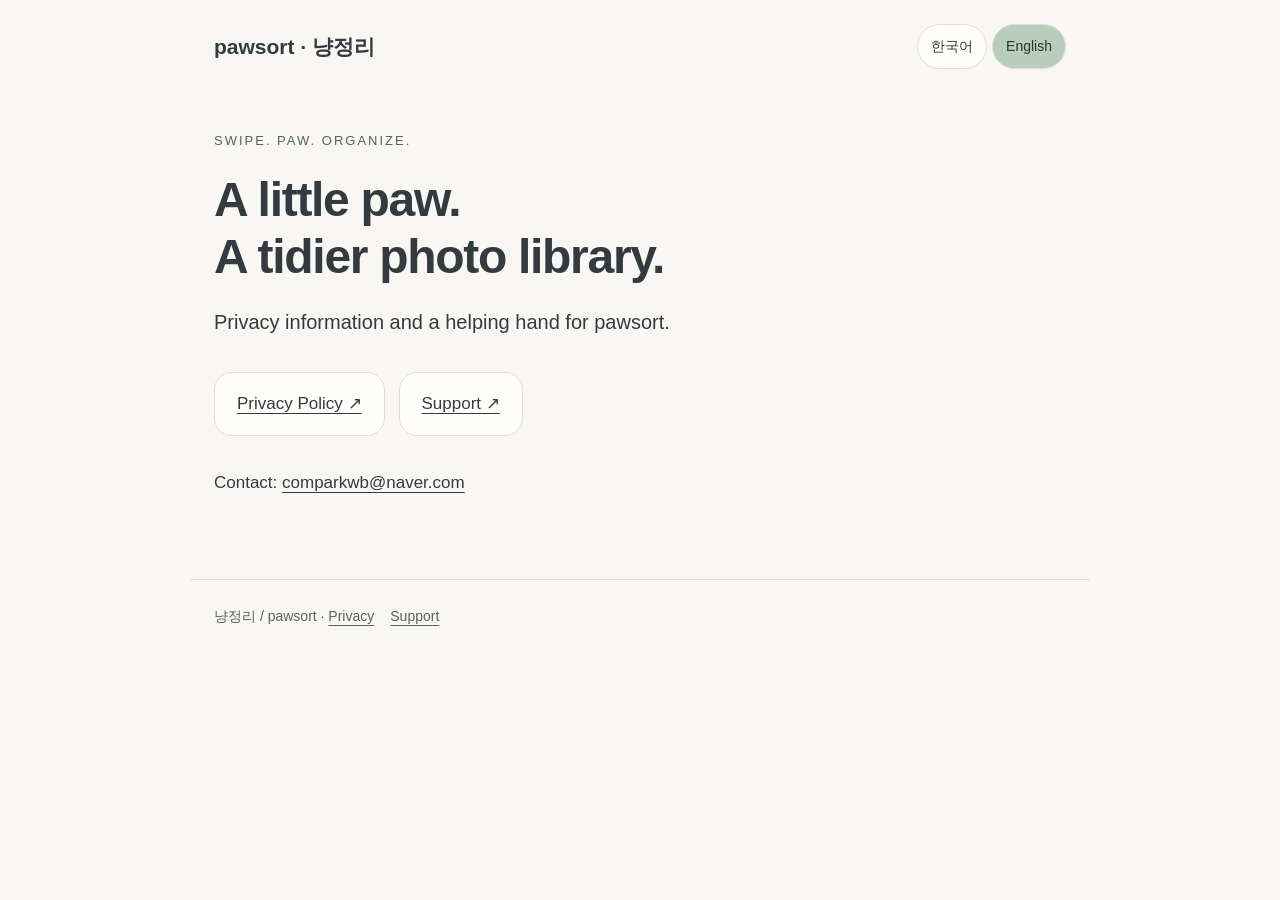
<file: index.html>
<!doctype html>
<html lang="ko"><head><meta charset="utf-8"><meta name="viewport" content="width=device-width,initial-scale=1"><meta name="description" content="냥정리 / pawsort — 개인정보처리방침과 고객지원. Privacy and support for pawsort."><meta name="referrer" content="strict-origin-when-cross-origin"><title>냥정리 · pawsort</title><link rel="stylesheet" href="site.css"><script src="site.js" defer></script></head>
<body><a class="skip" href="#main">본문 / Skip to content</a><header><a class="brand" href="index.html" data-local>pawsort · 냥정리</a><nav aria-label="Language"><div class="language-controls"><button type="button" data-set-lang="ko" aria-pressed="true">한국어</button><button type="button" data-set-lang="en" aria-pressed="false">English</button></div></nav></header>
<main id="main"><p class="eyebrow">Swipe. Paw. Organize.</p><section data-lang="ko" lang="ko"><h1>사진 정리가<br>귀여워지는 순간.</h1><p class="lead">냥정리의 개인정보 안내와 도움이 필요한 순간을 위한 공간입니다.</p><div class="links"><a href="privacy.html" data-local>개인정보처리방침 ↗</a><a href="support.html" data-local>고객지원 ↗</a></div><p>문의: <a href="mailto:comparkwb@naver.com">comparkwb@naver.com</a></p></section>
<section data-lang="en" lang="en"><h1>A little paw.<br>A tidier photo library.</h1><p class="lead">Privacy information and a helping hand for pawsort.</p><div class="links"><a href="privacy.html" data-local>Privacy Policy ↗</a><a href="support.html" data-local>Support ↗</a></div><p>Contact: <a href="mailto:comparkwb@naver.com">comparkwb@naver.com</a></p></section></main><footer>냥정리 / pawsort · <a href="privacy.html" data-local>Privacy</a><a href="support.html" data-local>Support</a></footer></body></html>
</file>
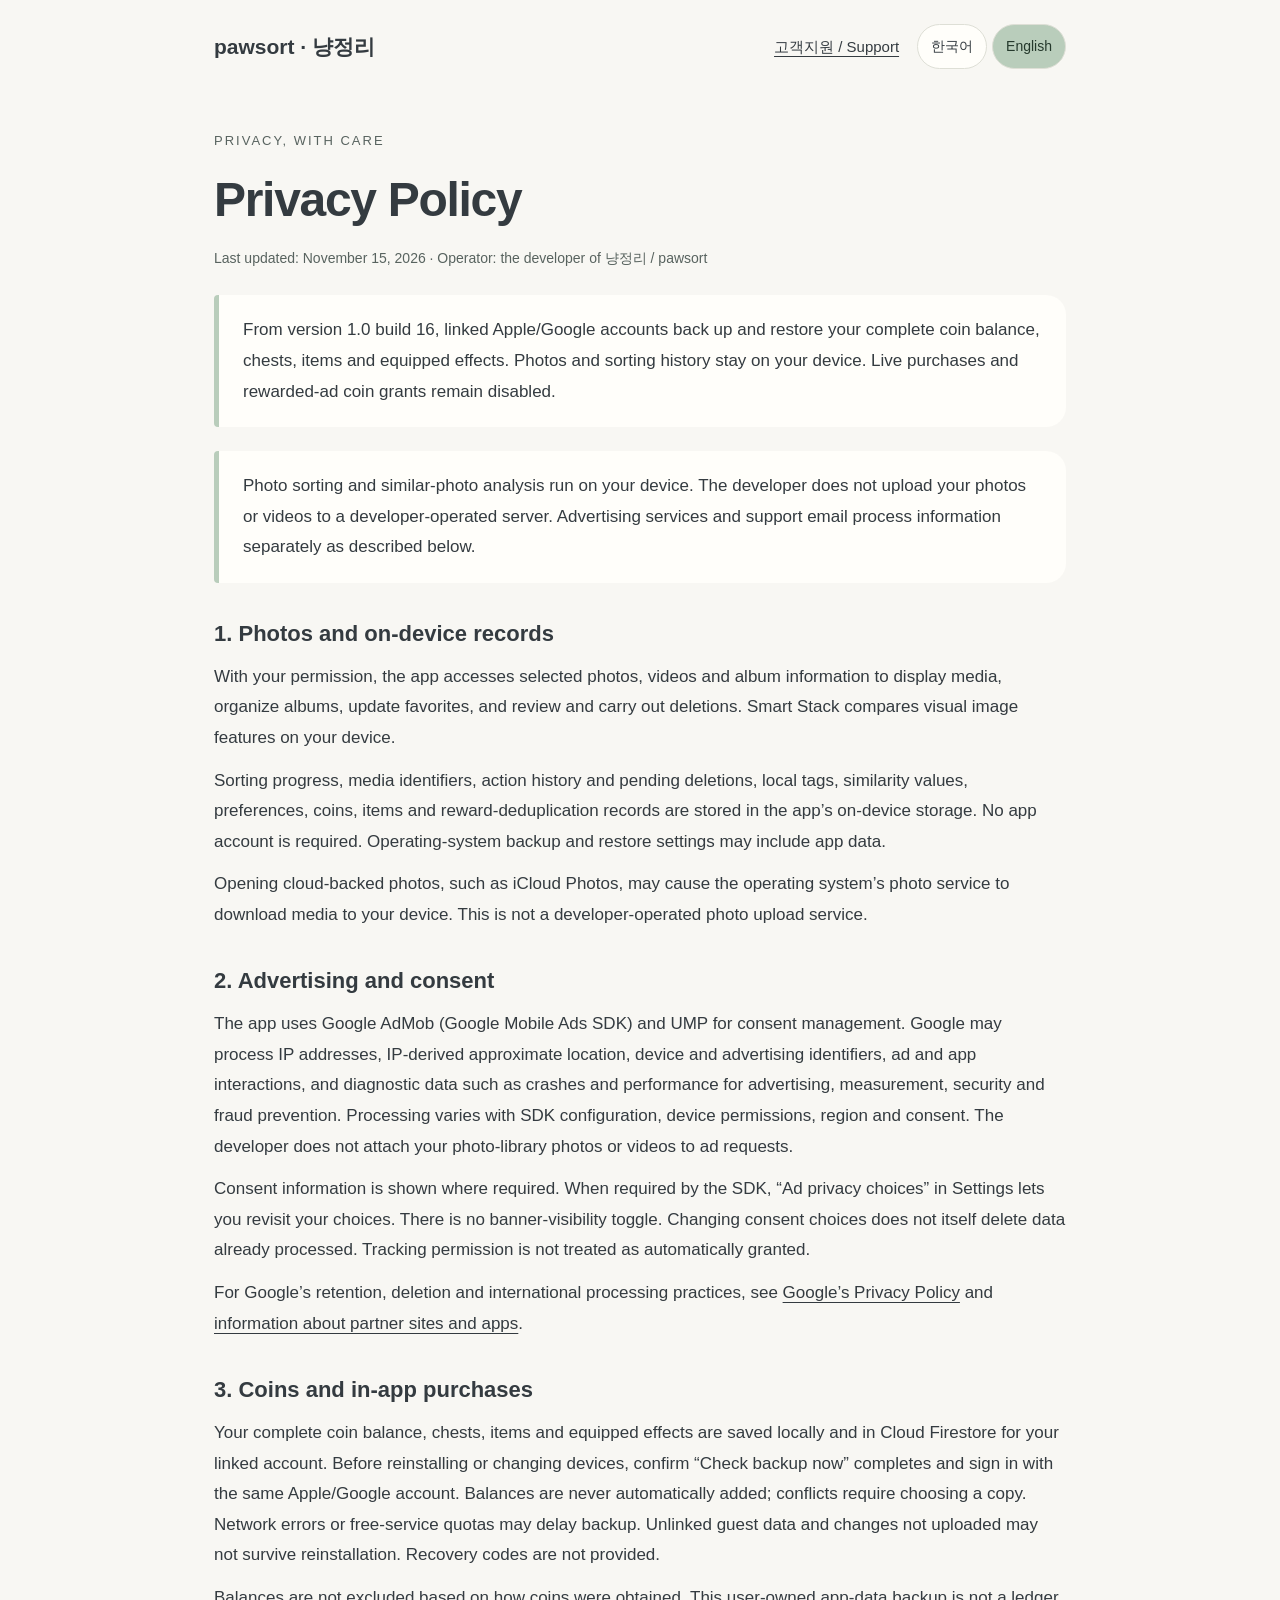
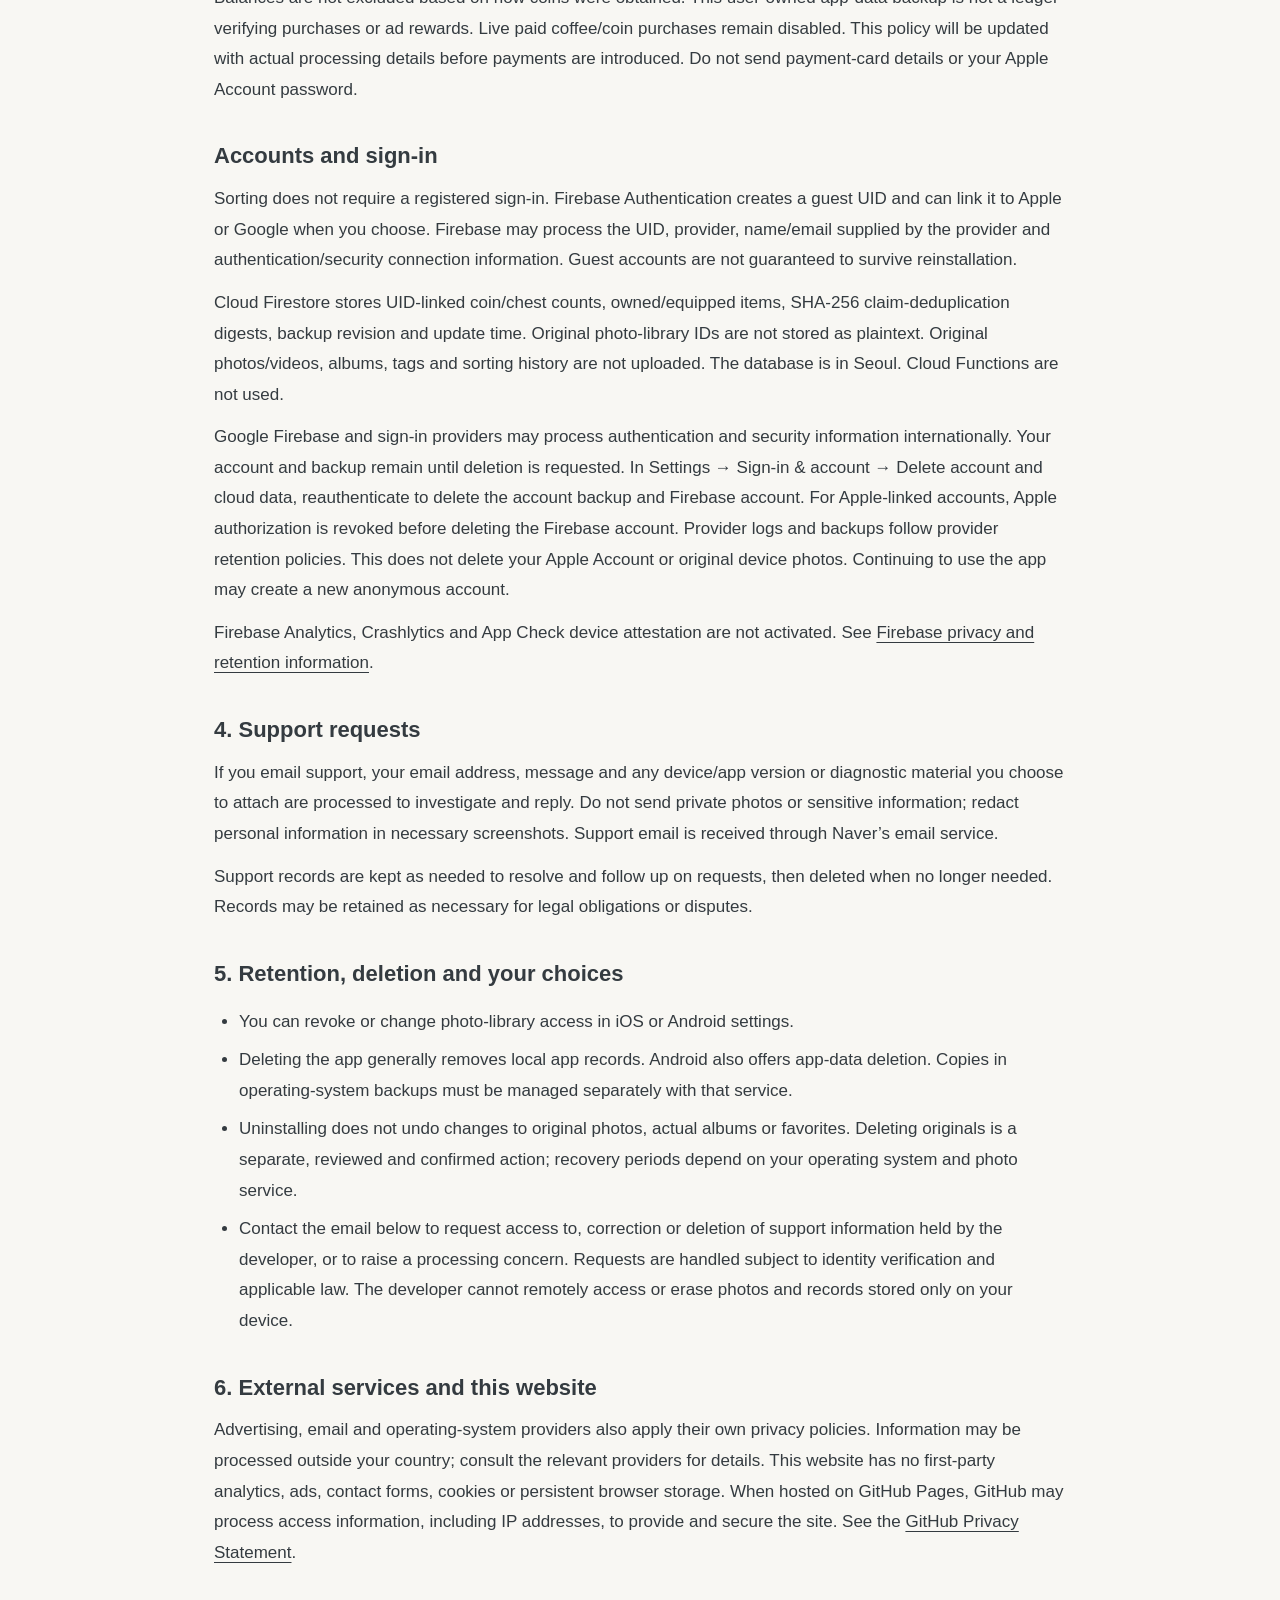
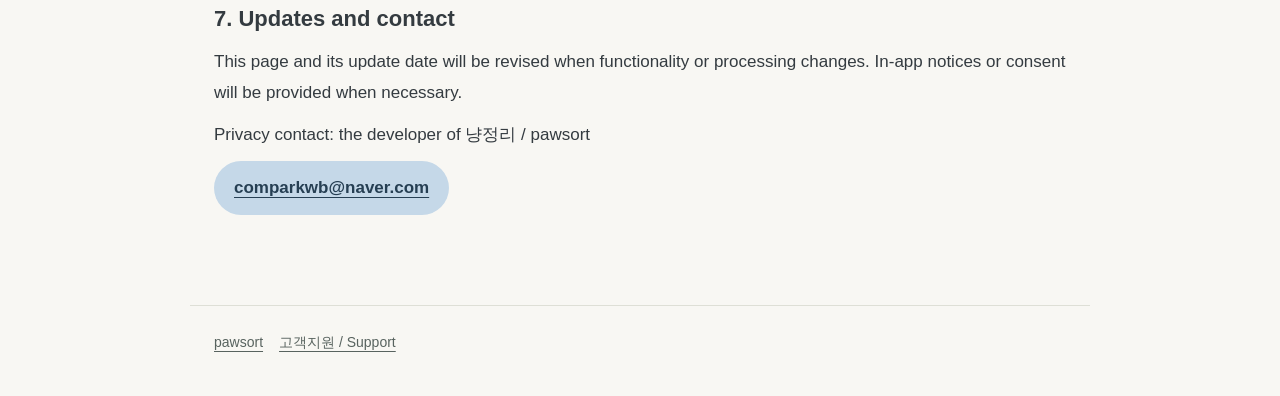
<file: privacy.html>
<!doctype html>
<html lang="ko"><head><meta charset="utf-8"><meta name="viewport" content="width=device-width,initial-scale=1"><meta name="description" content="냥정리 / pawsort 개인정보처리방침 · Privacy Policy"><meta name="referrer" content="strict-origin-when-cross-origin"><title>개인정보처리방침 · Privacy | pawsort</title><link rel="stylesheet" href="site.css"><script src="site.js" defer></script></head>
<body><a class="skip" href="#main">본문 / Skip to content</a><header><a class="brand" href="index.html" data-local>pawsort · 냥정리</a><nav aria-label="Main"><a href="support.html" data-local>고객지원 / Support</a><div class="language-controls"><button type="button" data-set-lang="ko" aria-pressed="true">한국어</button><button type="button" data-set-lang="en" aria-pressed="false">English</button></div></nav></header>
<main id="main"><p class="eyebrow">Privacy, with care</p>
<article data-lang="ko" lang="ko"><h1>개인정보처리방침</h1><p class="meta">최종 업데이트: 2026년 11월 15일 · 운영자: 냥정리 / pawsort 개발자</p>
<div class="callout">1.0 빌드 16부터 연결된 Apple·Google 계정에 코인 전체 잔액·상자·아이템·장착 상태를 백업하고 같은 계정으로 복구합니다. 사진과 정리 기록은 기기에 보관합니다. 실제 유료 구매·광고 시청 코인 지급은 비활성 상태입니다.</div>
<div class="callout">사진 정리와 유사 사진 분석은 기기에서 처리합니다. 개발자는 사진·동영상을 자체 서버로 업로드하지 않습니다. 다만 광고 SDK와 문의 이메일은 아래와 같이 별도로 정보를 처리합니다.</div>
<h2>1. 사진과 기기 내 기록</h2><p>사용자가 허용한 사진·동영상 및 앨범 정보에 접근하여 미디어 표시, 앨범 분류, 즐겨찾기 변경, 삭제 검토와 실행을 제공합니다. Smart Stack은 기기에서 이미지의 시각적 특징을 비교합니다.</p><p>정리 진행 상황, 미디어 식별자, 작업·삭제 대기 기록, 로컬 태그, 유사도 분석값, 설정, 코인·아이템 및 지급 중복 방지 기록은 앱의 기기 내 저장소에 보관합니다. 앱 자체 회원가입은 필요하지 않습니다. 기기 운영체제의 백업·복원 설정에 따라 앱 데이터가 백업될 수 있습니다.</p><p>iCloud 등 클라우드 사진을 열 때는 운영체제의 사진 서비스가 미디어를 기기에 다운로드할 수 있습니다. 이는 개발자의 사진 업로드 서비스가 아닙니다.</p>
<h2>2. 광고와 동의</h2><p>앱은 Google AdMob(Google Mobile Ads SDK) 및 동의 관리를 위한 UMP를 사용합니다. 광고 제공·측정·보안·부정 사용 방지를 위해 Google은 IP 주소, IP 기반 대략적 위치, 기기·광고 식별자, 광고 및 앱 상호작용, 충돌·성능 등 진단 정보를 처리할 수 있습니다. 처리 범위는 SDK, 기기 권한, 지역과 동의 상태에 따라 달라집니다. 사진 정리를 위해 허용한 사진·동영상을 개발자가 광고 요청에 첨부하지 않습니다.</p><p>필요한 지역에서는 동의 안내를 제공하며, SDK가 요구하는 경우 설정의 ‘광고 개인정보 선택’에서 선택을 다시 확인할 수 있습니다. 배너 표시 토글은 제공하지 않습니다. 동의 선택 변경이 이미 처리된 정보의 삭제를 뜻하지는 않습니다. 추적 권한은 자동 허용으로 취급하지 않습니다.</p><p>Google의 보관·삭제·국외 처리에 대한 안내는 <a href="https://policies.google.com/privacy">Google 개인정보처리방침</a>과 <a href="https://policies.google.com/technologies/partner-sites">Google 서비스 사용 사이트·앱 정보</a>를 확인하세요.</p>
<h2>3. 코인과 인앱구매</h2><p>코인 전체 잔액·상자·아이템·장착 상태를 기기 및 연결된 계정의 Cloud Firestore에 저장합니다. 재설치·기기 변경 전 설정의 ‘지금 백업 확인’에서 완료를 확인하고 같은 Apple·Google 계정으로 로그인하세요. 잔액은 자동 합산하지 않으며 충돌 시 사용할 사본을 선택합니다. 네트워크 오류나 무료 서비스 할당량으로 백업이 지연될 수 있습니다. 계정 연결 전 게스트 데이터와 미업로드 변경의 복구는 보장하지 않습니다. 코드 복구는 제공하지 않습니다.</p><p>획득 경로에 따라 코인을 백업에서 제외하지 않습니다. 백업은 사용자 앱 데이터이며 결제·광고 보상의 진위를 검증하는 원장은 아닙니다. 실제 유료 커피·코인 구매는 아직 비활성입니다. 결제를 도입하기 전 처리 항목·목적·보관 및 제공자를 반영하여 이 정책을 업데이트합니다. 카드 정보나 Apple 계정 비밀번호를 보내지 마세요.</p>
<h2>계정 및 로그인</h2><p>사진 정리는 정식 로그인 없이 사용할 수 있습니다. Firebase Authentication은 게스트 UID를 생성하며 사용자가 선택하면 Apple 또는 Google 계정과 연결합니다. Firebase는 UID, 로그인 제공자, 제공자가 전달하는 이름·이메일, 인증·보안 관련 접속 정보를 처리할 수 있습니다. 게스트 계정은 재설치 후 복구를 보장하지 않습니다.</p><p>Cloud Firestore에는 UID별 코인·상자 수량, 소유·장착 아이템, 중복 지급 방지 SHA-256 해시, 백업 버전과 수정 시간을 저장합니다. 원본 사진 식별자를 그대로 저장하지 않으며 사진·동영상 원본, 앨범, 태그와 정리 기록은 업로드하지 않습니다. 데이터베이스는 서울에 있습니다. Cloud Functions는 사용하지 않습니다.</p><p>Google Firebase와 로그인 제공자는 인증·보안 정보를 국외에서 처리할 수 있습니다. 계정과 백업은 삭제 요청 시까지 유지합니다. 설정 → 로그인과 계정 → 계정과 클라우드 데이터 삭제에서 재인증 후 계정 백업과 Firebase 계정의 삭제를 요청할 수 있습니다. Apple 로그인 계정은 연결 토큰 철회 후 Firebase 계정을 삭제합니다. 제공자 자체 로그·백업의 보관 및 삭제 주기는 제공자 정책에 따릅니다. 계정 삭제는 Apple ID 자체나 기기의 원본 사진을 삭제하지 않습니다. 앱을 계속 사용하면 새로운 익명 계정이 생성될 수 있습니다.</p><p>Firebase Analytics와 Crashlytics는 사용하지 않으며 현재 App Check 기기 증명도 활성화하지 않았습니다. <a href="https://firebase.google.com/support/privacy">Firebase 개인정보 및 보관 안내</a>를 확인하세요.</p>
<h2>4. 고객 문의</h2><p>이메일로 문의하면 이메일 주소, 문의 내용과 사용자가 첨부한 기기·앱 버전, 진단 자료를 문제 해결과 답변 목적으로 처리합니다. 개인 사진·민감정보는 보내지 말고, 필요한 화면은 개인정보를 가려 주세요. 문의는 Naver 이메일 서비스를 통해 수신합니다.</p><p>문의 기록은 해결과 후속 대응에 필요한 기간 동안 보관하고 더 이상 필요하지 않으면 삭제합니다. 법령상 보관 의무나 분쟁 대응을 위해 보관이 필요한 경우 해당 목적 범위에서 보관합니다.</p>
<h2>5. 보관·삭제와 이용자의 선택</h2><ul><li>사진 접근은 iOS·Android 설정에서 철회하거나 허용 범위를 변경할 수 있습니다.</li><li>로컬 앱 기록은 앱 삭제 시 일반적으로 제거됩니다. Android의 앱 데이터 삭제도 사용할 수 있습니다. 운영체제 백업에 남은 데이터는 해당 서비스에서 별도로 관리해야 합니다.</li><li>앱 삭제는 사진 보관함의 원본, 실제 앨범, 즐겨찾기 변경을 되돌리지 않습니다. 원본 삭제는 검토 후 확인하는 별도 동작이며, 복구 가능 기간은 운영체제·사진 서비스에 따릅니다.</li><li>개발자가 보유한 문의 정보의 열람·정정·삭제 또는 처리 관련 요청은 아래 이메일로 연락할 수 있습니다. 본인 확인과 적용 법령에 따라 처리하며, 기기에만 있는 사진·기록은 개발자가 원격으로 열람하거나 삭제할 수 없습니다.</li></ul>
<h2>6. 외부 서비스와 이 웹사이트</h2><p>광고·이메일·운영체제 서비스의 처리에는 각 제공자의 개인정보처리방침도 적용됩니다. 국가 밖에서 정보가 처리될 수 있으며, 세부 사항은 해당 제공자의 안내를 확인하세요. 이 웹사이트에는 자체 분석 도구, 광고, 문의 폼, 쿠키 또는 영구 브라우저 저장소를 사용하지 않습니다. GitHub Pages 게시 시 GitHub가 사이트 제공·보안을 위해 접속 정보(IP 주소 등)를 처리할 수 있습니다. <a href="https://docs.github.com/en/site-policy/privacy-policies/github-general-privacy-statement">GitHub 개인정보 안내</a>를 참고하세요.</p>
<h2>7. 변경 및 연락처</h2><p>실제 기능과 데이터 처리 변경 시 이 페이지와 업데이트 날짜를 수정하고, 필요한 경우 앱 내 안내 또는 동의 절차를 제공합니다.</p><p>개인정보 문의 담당: 냥정리 / pawsort 개발자<br><a class="contact" href="mailto:comparkwb@naver.com">comparkwb@naver.com</a></p></article>
<article data-lang="en" lang="en"><h1>Privacy Policy</h1><p class="meta">Last updated: November 15, 2026 · Operator: the developer of 냥정리 / pawsort</p>
<div class="callout">From version 1.0 build 16, linked Apple/Google accounts back up and restore your complete coin balance, chests, items and equipped effects. Photos and sorting history stay on your device. Live purchases and rewarded-ad coin grants remain disabled.</div>
<div class="callout">Photo sorting and similar-photo analysis run on your device. The developer does not upload your photos or videos to a developer-operated server. Advertising services and support email process information separately as described below.</div>
<h2>1. Photos and on-device records</h2><p>With your permission, the app accesses selected photos, videos and album information to display media, organize albums, update favorites, and review and carry out deletions. Smart Stack compares visual image features on your device.</p><p>Sorting progress, media identifiers, action history and pending deletions, local tags, similarity values, preferences, coins, items and reward-deduplication records are stored in the app’s on-device storage. No app account is required. Operating-system backup and restore settings may include app data.</p><p>Opening cloud-backed photos, such as iCloud Photos, may cause the operating system’s photo service to download media to your device. This is not a developer-operated photo upload service.</p>
<h2>2. Advertising and consent</h2><p>The app uses Google AdMob (Google Mobile Ads SDK) and UMP for consent management. Google may process IP addresses, IP-derived approximate location, device and advertising identifiers, ad and app interactions, and diagnostic data such as crashes and performance for advertising, measurement, security and fraud prevention. Processing varies with SDK configuration, device permissions, region and consent. The developer does not attach your photo-library photos or videos to ad requests.</p><p>Consent information is shown where required. When required by the SDK, “Ad privacy choices” in Settings lets you revisit your choices. There is no banner-visibility toggle. Changing consent choices does not itself delete data already processed. Tracking permission is not treated as automatically granted.</p><p>For Google’s retention, deletion and international processing practices, see <a href="https://policies.google.com/privacy">Google’s Privacy Policy</a> and <a href="https://policies.google.com/technologies/partner-sites">information about partner sites and apps</a>.</p>
<h2>3. Coins and in-app purchases</h2><p>Your complete coin balance, chests, items and equipped effects are saved locally and in Cloud Firestore for your linked account. Before reinstalling or changing devices, confirm “Check backup now” completes and sign in with the same Apple/Google account. Balances are never automatically added; conflicts require choosing a copy. Network errors or free-service quotas may delay backup. Unlinked guest data and changes not uploaded may not survive reinstallation. Recovery codes are not provided.</p><p>Balances are not excluded based on how coins were obtained. This user-owned app-data backup is not a ledger verifying purchases or ad rewards. Live paid coffee/coin purchases remain disabled. This policy will be updated with actual processing details before payments are introduced. Do not send payment-card details or your Apple Account password.</p>
<h2>Accounts and sign-in</h2><p>Sorting does not require a registered sign-in. Firebase Authentication creates a guest UID and can link it to Apple or Google when you choose. Firebase may process the UID, provider, name/email supplied by the provider and authentication/security connection information. Guest accounts are not guaranteed to survive reinstallation.</p><p>Cloud Firestore stores UID-linked coin/chest counts, owned/equipped items, SHA-256 claim-deduplication digests, backup revision and update time. Original photo-library IDs are not stored as plaintext. Original photos/videos, albums, tags and sorting history are not uploaded. The database is in Seoul. Cloud Functions are not used.</p><p>Google Firebase and sign-in providers may process authentication and security information internationally. Your account and backup remain until deletion is requested. In Settings → Sign-in &amp; account → Delete account and cloud data, reauthenticate to delete the account backup and Firebase account. For Apple-linked accounts, Apple authorization is revoked before deleting the Firebase account. Provider logs and backups follow provider retention policies. This does not delete your Apple Account or original device photos. Continuing to use the app may create a new anonymous account.</p><p>Firebase Analytics, Crashlytics and App Check device attestation are not activated. See <a href="https://firebase.google.com/support/privacy">Firebase privacy and retention information</a>.</p>
<h2>4. Support requests</h2><p>If you email support, your email address, message and any device/app version or diagnostic material you choose to attach are processed to investigate and reply. Do not send private photos or sensitive information; redact personal information in necessary screenshots. Support email is received through Naver’s email service.</p><p>Support records are kept as needed to resolve and follow up on requests, then deleted when no longer needed. Records may be retained as necessary for legal obligations or disputes.</p>
<h2>5. Retention, deletion and your choices</h2><ul><li>You can revoke or change photo-library access in iOS or Android settings.</li><li>Deleting the app generally removes local app records. Android also offers app-data deletion. Copies in operating-system backups must be managed separately with that service.</li><li>Uninstalling does not undo changes to original photos, actual albums or favorites. Deleting originals is a separate, reviewed and confirmed action; recovery periods depend on your operating system and photo service.</li><li>Contact the email below to request access to, correction or deletion of support information held by the developer, or to raise a processing concern. Requests are handled subject to identity verification and applicable law. The developer cannot remotely access or erase photos and records stored only on your device.</li></ul>
<h2>6. External services and this website</h2><p>Advertising, email and operating-system providers also apply their own privacy policies. Information may be processed outside your country; consult the relevant providers for details. This website has no first-party analytics, ads, contact forms, cookies or persistent browser storage. When hosted on GitHub Pages, GitHub may process access information, including IP addresses, to provide and secure the site. See the <a href="https://docs.github.com/en/site-policy/privacy-policies/github-general-privacy-statement">GitHub Privacy Statement</a>.</p>
<h2>7. Updates and contact</h2><p>This page and its update date will be revised when functionality or processing changes. In-app notices or consent will be provided when necessary.</p><p>Privacy contact: the developer of 냥정리 / pawsort<br><a class="contact" href="mailto:comparkwb@naver.com">comparkwb@naver.com</a></p></article>
</main><footer><a href="index.html" data-local>pawsort</a><a href="support.html" data-local>고객지원 / Support</a></footer></body></html>
</file>
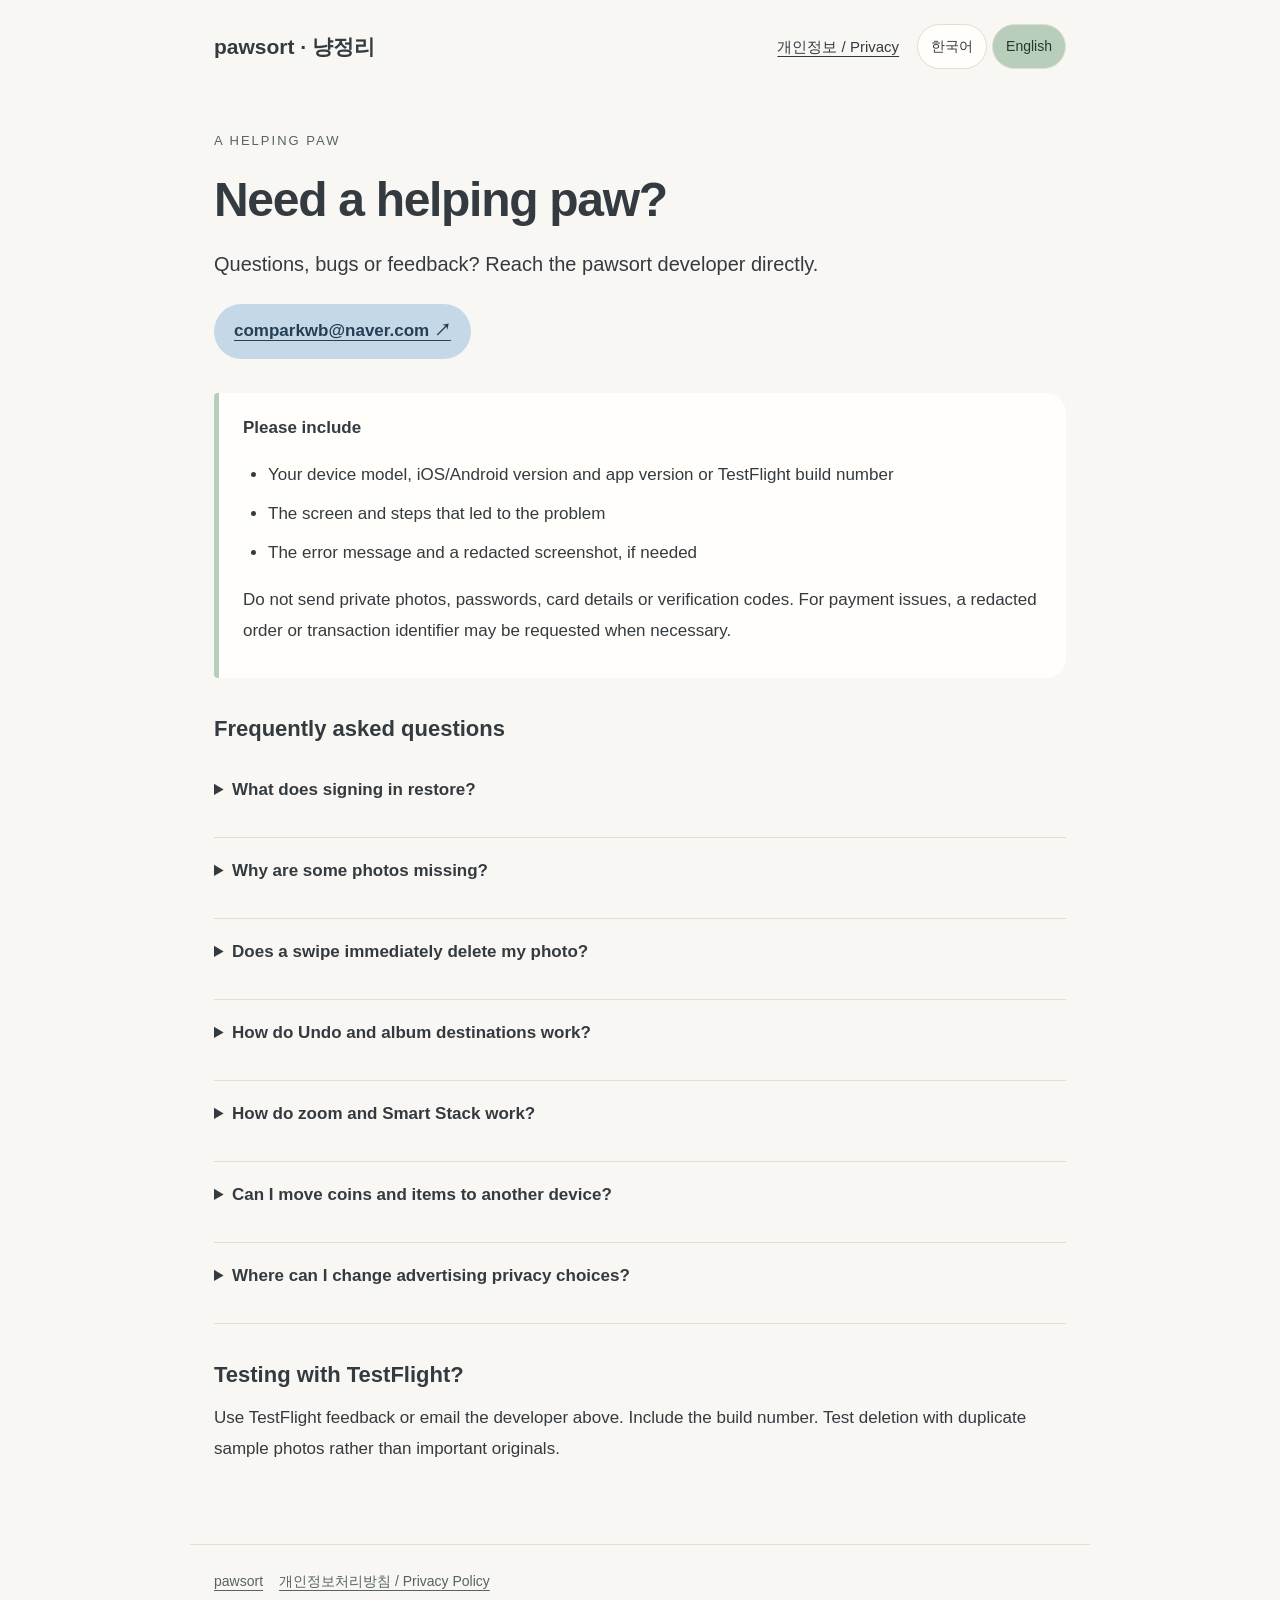
<file: support.html>
<!doctype html>
<html lang="ko"><head><meta charset="utf-8"><meta name="viewport" content="width=device-width,initial-scale=1"><meta name="description" content="냥정리 / pawsort 고객지원 · 사용법, 사진 권한, 삭제 대기, 코인 및 구매 문의. Support and FAQs."><meta name="referrer" content="strict-origin-when-cross-origin"><title>고객지원 · Support | pawsort</title><link rel="stylesheet" href="site.css"><script src="site.js" defer></script></head>
<body><a class="skip" href="#main">본문 / Skip to content</a><header><a class="brand" href="index.html" data-local>pawsort · 냥정리</a><nav aria-label="Main"><a href="privacy.html" data-local>개인정보 / Privacy</a><div class="language-controls"><button type="button" data-set-lang="ko" aria-pressed="true">한국어</button><button type="button" data-set-lang="en" aria-pressed="false">English</button></div></nav></header>
<main id="main"><p class="eyebrow">A helping paw</p><section data-lang="ko" lang="ko"><h1>어디가 불편하셨나요?</h1><p class="lead">사용법부터 오류까지, 냥정리 개발자에게 직접 알려주세요.</p><a class="contact" href="mailto:comparkwb@naver.com?subject=pawsort%20%EA%B3%A0%EA%B0%9D%EC%A7%80%EC%9B%90">comparkwb@naver.com ↗</a>
<div class="callout"><strong>문의할 때 알려주세요</strong><ul><li>기기 모델, iOS·Android 버전, 앱 버전 또는 TestFlight 빌드 번호</li><li>어떤 화면에서 무엇을 했을 때 문제가 생겼는지</li><li>오류 문구와 개인정보를 가린 화면(필요한 경우)</li></ul><p>개인 사진·비밀번호·카드 정보·인증 코드는 보내지 마세요. 결제 문제는 필요할 때 민감정보를 가린 주문·거래 식별자로 확인합니다.</p></div>
<h2>자주 묻는 질문</h2>
<details><summary>로그인하면 무엇이 복구되나요?</summary><p>빌드 16부터 Apple·Google 계정에 연결하면 코인 전체 잔액·상자·아이템·장착 상태를 백업하고 재설치 후 같은 계정으로 복구합니다. 사진·앨범·태그·정리 기록은 백업하지 않습니다. 사진 정리는 로그인 없이 사용할 수 있지만 게스트 데이터는 재설치 후 복구를 보장하지 않습니다.</p></details>
<details><summary>사진이 보이지 않거나 일부만 보여요.</summary><p>휴대폰 설정에서 냥정리의 사진·동영상 접근 권한을 확인하세요. 일부 사진만 허용했다면 그 사진만 표시됩니다. 앱 상단의 미분류·앨범·태그 필터도 확인하세요. iCloud 사진은 원본 다운로드에 시간이 필요할 수 있습니다.</p></details>
<details><summary>스와이프하면 바로 삭제되나요?</summary><p>삭제 동작은 먼저 공통 삭제 대기 큐에 넣습니다. Quick Flick과 Smart Stack의 대기 항목을 검토한 뒤 삭제를 확인하세요. 최종 삭제 시 운영체제가 추가 확인을 요구할 수 있습니다. 최근 삭제 항목과 복구 기간은 기기·사진 서비스에 따라 다릅니다.</p></details>
<details><summary>실행취소와 앨범 정리는 어떻게 쓰나요?</summary><p>화면의 실행취소 버튼으로 지원되는 직전 정리 동작을 되돌릴 수 있습니다. 앨범 대상은 짧게 눌러 목록에서 고르거나 길게 눌러 다이얼로 바꿉니다. iOS의 앨범 추가는 같은 사진을 앨범에 연결하는 방식으로, 전체 사진 보관함에서 원본이 사라지는 ‘이동’과 다릅니다. Android 동작은 기기·앨범에 따라 달라질 수 있습니다.</p></details>
<details><summary>사진 확대와 Smart Stack은 어떻게 쓰나요?</summary><p>사진은 두 손가락으로 확대·축소하고 확대된 위치는 두 손가락으로 이동합니다. 한 손가락 스와이프는 정리 동작입니다. Smart Stack은 선택한 범위의 비슷한 사진을 기기에서 분석합니다. 남길 사진을 고르고 완료하면 나머지는 공통 삭제 대기로 보냅니다.</p></details>
<details><summary>코인과 아이템은 다른 기기로 옮겨지나요?</summary><p>기존 기기의 설정 → 로그인과 계정 → ‘지금 백업 확인’에서 완료를 확인한 뒤 새 기기에서 같은 Apple·Google 계정으로 로그인하세요. 잔액은 합산하지 않으며 충돌 시 사용할 사본을 선택합니다. 네트워크 오류나 무료 서비스 할당량 때문에 백업이 지연될 수 있으므로 완료 전 앱을 삭제하지 마세요. 실제 유료 구매·광고 시청 코인 지급은 아직 비활성이며 백업 자체는 결제 검증 수단이 아닙니다. 계정과 클라우드 데이터 삭제는 재인증 후 계정·백업을 삭제하며 원본 사진에는 영향을 주지 않습니다.</p></details>
<details><summary>광고와 개인정보 선택은 어디서 바꾸나요?</summary><p>빌드 13부터 배너 표시 토글은 제공하지 않습니다. 동의 SDK가 요구하는 경우 설정에 ‘광고 개인정보 선택’ 메뉴가 표시됩니다. 자세한 내용은 <a href="privacy.html" data-local>개인정보처리방침</a>을 확인하세요.</p></details>
<h2>TestFlight로 테스트 중이라면</h2><p>TestFlight의 피드백 기능 또는 위 이메일을 이용하세요. 빌드 번호를 함께 알려주시면 확인에 도움이 됩니다. 중요한 원본 대신 복제한 테스트 사진으로 삭제 동작을 확인하는 것을 권합니다.</p></section>
<section data-lang="en" lang="en"><h1>Need a helping paw?</h1><p class="lead">Questions, bugs or feedback? Reach the pawsort developer directly.</p><a class="contact" href="mailto:comparkwb@naver.com?subject=pawsort%20Support">comparkwb@naver.com ↗</a>
<div class="callout"><strong>Please include</strong><ul><li>Your device model, iOS/Android version and app version or TestFlight build number</li><li>The screen and steps that led to the problem</li><li>The error message and a redacted screenshot, if needed</li></ul><p>Do not send private photos, passwords, card details or verification codes. For payment issues, a redacted order or transaction identifier may be requested when necessary.</p></div>
<h2>Frequently asked questions</h2>
<details><summary>What does signing in restore?</summary><p>From build 16, link Apple/Google to back up your complete coin balance, chests, items and equipped effects. Sign in with the same account after reinstalling to restore them. Photos, albums, tags and sorting history are not backed up. Sorting works without sign-in, but unlinked guest data may not survive reinstallation.</p></details>
<details><summary>Why are some photos missing?</summary><p>Check pawsort’s photo/video permissions in your phone’s settings. Limited access shows only authorized media. Also check the Unfiled, album and tag filters at the top of the app. Cloud-backed media may need time to download.</p></details>
<details><summary>Does a swipe immediately delete my photo?</summary><p>No. Delete actions first enter the shared pending-deletion queue. Review items from Quick Flick and Smart Stack before confirming deletion. Your operating system may ask for additional confirmation. Recently Deleted and recovery periods depend on your device and photo service.</p></details>
<details><summary>How do Undo and album destinations work?</summary><p>Use Undo for the previous supported sorting action. Tap an album destination to open a list or hold it to use the dial. On iOS, adding to an album links the same photo to that album; it does not remove the original from the full library. Android behavior can differ by device and destination.</p></details>
<details><summary>How do zoom and Smart Stack work?</summary><p>Pinch with two fingers to zoom, and use two fingers to pan. A one-finger swipe remains a sorting gesture. Smart Stack analyzes similar photos in your selected scope on your device. Choose what to keep; completing a group sends the other photos to the shared pending-deletion queue.</p></details>
<details><summary>Can I move coins and items to another device?</summary><p>Use “Check backup now” in Settings → Sign-in &amp; account on your old device and confirm completion, then sign in with the same Apple/Google account on the new device. Balances are not added; conflicting changes require choosing a copy. Network failures or free-service quotas may delay backup. Do not uninstall before backup completes. Live purchases and rewarded-ad coin grants remain disabled; the backup itself is not proof of payment. Delete account and cloud data removes the account and backup after reauthentication, not your original photos.</p></details>
<details><summary>Where can I change advertising privacy choices?</summary><p>From build 13, there is no banner-visibility toggle. When required by the consent SDK, an “Ad privacy choices” menu appears in Settings. See the <a href="privacy.html" data-local>Privacy Policy</a>.</p></details>
<h2>Testing with TestFlight?</h2><p>Use TestFlight feedback or email the developer above. Include the build number. Test deletion with duplicate sample photos rather than important originals.</p></section>
</main><footer><a href="index.html" data-local>pawsort</a><a href="privacy.html" data-local>개인정보처리방침 / Privacy Policy</a></footer></body></html>
</file>
<file: site.css>
:root{color-scheme:light dark;--bg:#f8f7f3;--surface:#fffefa;--text:#343b40;--muted:#58635f;--line:#dedfd6;--sage:#b9cdbb;--blue:#c5d8e8;--rose:#e9c6c6}
*{box-sizing:border-box}body{margin:0;background:var(--bg);color:var(--text);font:17px/1.8 -apple-system,BlinkMacSystemFont,"Segoe UI",sans-serif;overflow-wrap:anywhere}a{color:inherit;text-underline-offset:4px}a:hover{text-decoration-thickness:2px}a:focus-visible,button:focus-visible,summary:focus-visible{outline:3px solid #527b9a;outline-offset:4px}header,main,footer{max-width:900px;margin:auto;padding:24px}header{display:flex;align-items:center;justify-content:space-between;gap:16px;flex-wrap:wrap}.brand{font-size:21px;font-weight:800;text-decoration:none}nav{display:flex;gap:18px;align-items:center;flex-wrap:wrap}nav a{font-size:15px}.language-controls{display:flex;gap:5px}button{font:inherit;font-size:14px;border:1px solid var(--line);padding:9px 13px;background:var(--surface);color:var(--text);border-radius:24px;cursor:pointer;min-height:44px}button[aria-pressed=true]{background:var(--sage);color:#25392c}h1{font-size:clamp(32px,6vw,48px);line-height:1.2;letter-spacing:-1.3px;margin:18px 0}h2{font-size:22px;line-height:1.4;margin:36px 0 12px}p{margin:12px 0}ul,ol{padding-left:25px}li{margin:8px 0}.eyebrow{font-size:13px;text-transform:uppercase;letter-spacing:2px;color:var(--muted)}.lead{font-size:20px;max-width:640px}.meta,footer{font-size:14px;color:var(--muted)}.callout{background:var(--surface);border-left:5px solid var(--sage);padding:20px 24px;border-radius:4px 20px 20px 4px;margin:24px 0}.contact{display:inline-block;background:var(--blue);color:#263f53;padding:12px 20px;border-radius:30px;font-weight:650;margin:10px 0}.links{display:flex;gap:14px;flex-wrap:wrap;margin:32px 0}.links a{padding:16px 22px;background:var(--surface);border:1px solid var(--line);border-radius:18px}.skip{position:absolute;left:16px;top:-100px;background:var(--surface);padding:12px;z-index:2}.skip:focus{top:12px}details{border-bottom:1px solid var(--line);padding:18px 0}summary{cursor:pointer;font-weight:650;min-height:44px}details p{padding:4px 0 4px 20px}footer{border-top:1px solid var(--line);margin-top:44px;padding-bottom:40px}footer a{margin-right:16px}[hidden]{display:none!important}
@media(prefers-color-scheme:dark){:root{--bg:#202522;--surface:#2b322e;--text:#f1f0e9;--muted:#bec7be;--line:#4a564d}.contact{background:#c5d8e8}}
@media(max-width:440px){header,main,footer{padding:20px}nav{gap:12px}.lead{font-size:18px}.callout{padding:16px 18px}}
</file>
